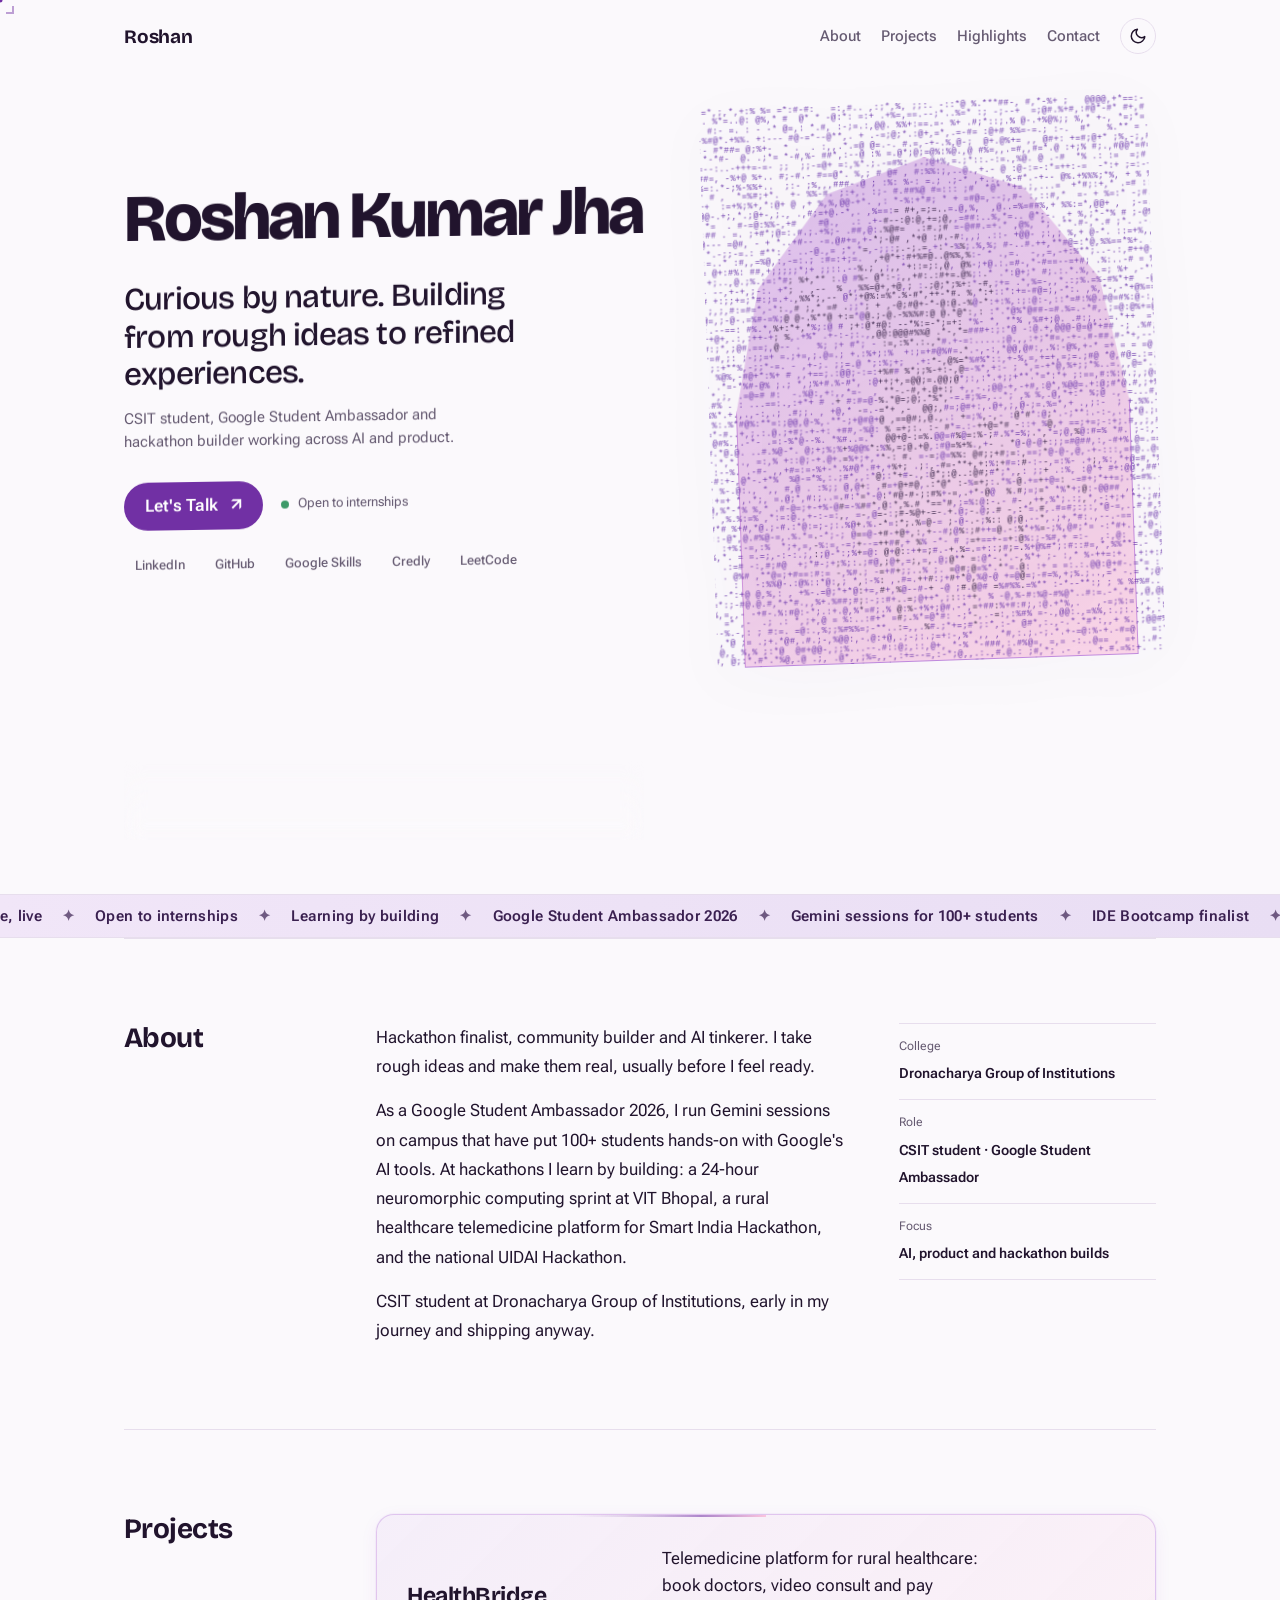
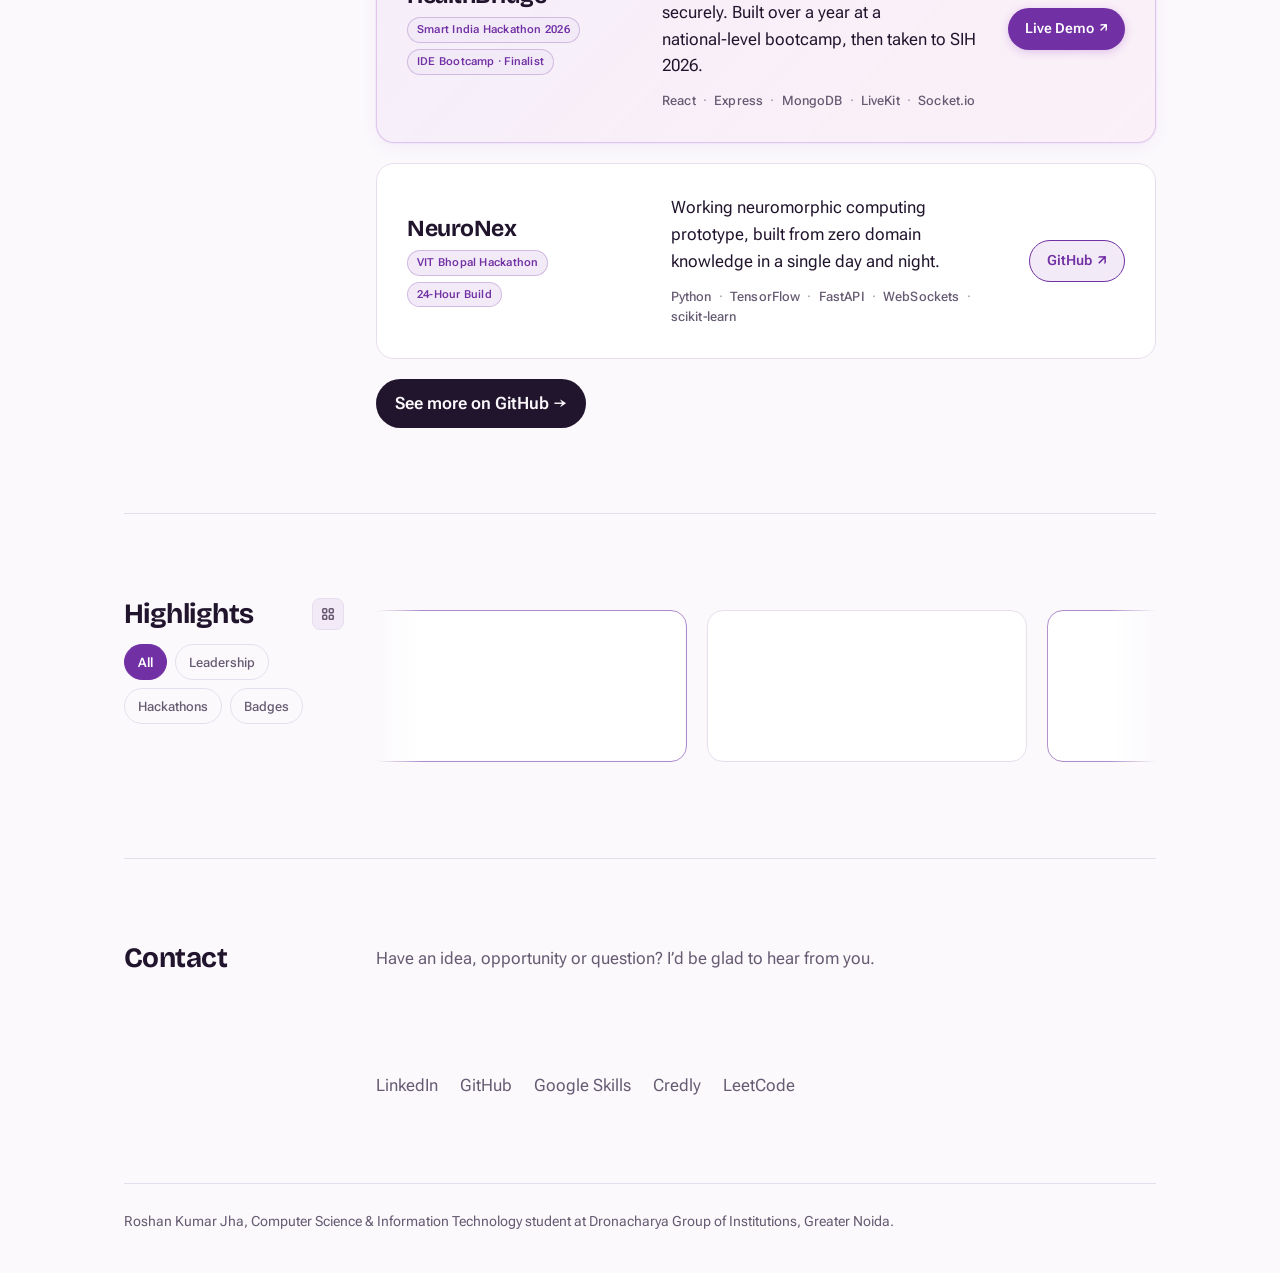
<file: index.html>
<!DOCTYPE html>
<html lang="en">
<head>
<meta charset="utf-8">
<meta name="viewport" content="width=device-width, initial-scale=1">
<title>Roshan Kumar Jha | CSIT Student, Google Student Ambassador, Builder</title>
<meta name="description" content="Roshan Kumar Jha is a CSIT student at Dronacharya Group of Institutions, a Google Student Ambassador 2026 and a hackathon builder working across AI and product.">
<meta name="author" content="Roshan Kumar Jha">
<link rel="canonical" href="https://roshanjha1007-ctrl.github.io/Portfolio/">
<meta property="og:type" content="website">
<meta property="og:title" content="Roshan Kumar Jha | Builder, Google Student Ambassador">
<meta property="og:description" content="CSIT student, Google Student Ambassador and hackathon builder working across AI and product.">
<meta property="og:image" content="https://roshanjha1007-ctrl.github.io/Portfolio/photo.jpg">
<link rel="icon" href="data:image/svg+xml,%3Csvg xmlns='http://www.w3.org/2000/svg' viewBox='0 0 100 100'%3E%3Ctext y='.9em' font-size='90'%3E%E2%9C%A6%3C/text%3E%3C/svg%3E">
<link rel="preconnect" href="https://fonts.googleapis.com">
<link rel="preconnect" href="https://fonts.gstatic.com" crossorigin>
<link href="https://fonts.googleapis.com/css2?family=Bricolage+Grotesque:wght@500;700;800&family=Instrument+Sans:wght@400;500;600&family=Roboto+Flex:wght@100..1000&display=swap" rel="stylesheet">
<script>
  (function () {
    try {
      var saved = localStorage.getItem('theme');
      var systemDark = window.matchMedia && window.matchMedia('(prefers-color-scheme: dark)').matches;
      var theme = saved || (systemDark ? 'dark' : 'light');
      document.documentElement.setAttribute('data-theme', theme);
    } catch (e) {}
  })();
</script>
<script type="application/ld+json">
{
  "@context": "https://schema.org",
  "@type": "Person",
  "name": "Roshan Kumar Jha",
  "url": "https://roshanjha1007-ctrl.github.io/Portfolio/",
  "image": "https://roshanjha1007-ctrl.github.io/Portfolio/photo.jpg",
  "jobTitle": "Student, Google Student Ambassador",
  "alumniOf": "Dronacharya Group of Institutions",
  "email": "mailto:roshanjha1007@gmail.com",
  "sameAs": [
    "https://github.com/roshanjha1007-ctrl",
    "https://www.linkedin.com/in/roshanjha1007/",
    "https://www.skills.google/public_profiles/3627ba7f-261a-465a-b769-d2da955b5581",
    "https://www.credly.com/users/roshanjha1007/badges",
    "https://leetcode.com/u/roshanjha_1007/"
  ]
}
</script>
<style>
:root {
  --paper: #FAF7FB;
  --surface: #FFFFFF;
  --ink: #160D24;
  --muted: #5E536E;
  --line: #E5DCED;
  --accent: #8B2FC9;
  --soft: #F4EBF7;
  --card-bg: rgba(255, 255, 255, 0.7);
  --display: "Bricolage Grotesque", "Helvetica Neue", Arial, sans-serif;
  --body: "Roboto Flex", "Instrument Sans", "Helvetica Neue", Arial, sans-serif;
  --ticker-bg-start: #FF9FC8;
  --ticker-bg-end: #B58CF5;
  --ticker-text: #3B0764;
  --ascii-bg: #FF9FC8;
  --ascii-ink: #3B0764;
  --ascii-acc: #6D28D9;
  --target-border: rgba(139, 47, 201, 0.5);
  --target-active: #8B2FC9;
  color-scheme: light;
}

[data-theme="dark"] {
  --paper: #0B0714;
  --surface: #140D24;
  --ink: #F7EAF8;
  --muted: #A393B8;
  --line: #291B3D;
  --accent: #D946EF;
  --soft: #1E122E;
  --card-bg: rgba(20, 13, 36, 0.7);
  --ticker-bg-start: #2D0F3F;
  --ticker-bg-end: #4C1D95;
  --ticker-text: #FCE7F3;
  --ascii-bg: #140D24;
  --ascii-ink: #F7EAF8;
  --ascii-acc: #D946EF;
  --target-border: rgba(217, 70, 239, 0.6);
  --target-active: #D946EF;
  color-scheme: dark;
}

* { box-sizing: border-box; margin: 0; padding: 0; }
html { scroll-behavior: smooth; overflow-x: hidden; }
body {
  background: var(--paper);
  color: var(--ink);
  font: 400 17px/1.6 var(--body);
  -webkit-font-smoothing: antialiased;
  position: relative;
  overflow-x: hidden;
  width: 100%;
}
a { color: inherit; }
:focus-visible { outline: 2px solid var(--accent); outline-offset: 3px; border-radius: 3px; }
.wrap { max-width: 1080px; margin: 0 auto; padding: 0 24px; box-sizing: border-box; }
nav { display: flex; justify-content: space-between; align-items: center; padding: 18px 0; font-size: 15px; position: relative; z-index: 50; }
.nav-logo { text-decoration: none; color: var(--ink); font: 700 19px var(--display); letter-spacing: -0.01em; }
.nav-right { display: flex; align-items: center; gap: 16px; }
.nav-links { display: flex; align-items: center; gap: 20px; }
.nav-links a { text-decoration: none; color: var(--muted); font-weight: 500; transition: color 0.2s ease; padding: 6px 0; }
.nav-links a:hover { color: var(--ink); }
.nav-toggle {
  display: none;
  flex-direction: column;
  justify-content: center;
  align-items: center;
  gap: 5px;
  width: 38px;
  height: 38px;
  padding: 0;
  background: var(--soft);
  border: 1px solid var(--line);
  border-radius: 8px;
  cursor: pointer;
  color: var(--ink);
  transition: background 0.2s, border-color 0.2s;
}
.nav-toggle:hover {
  border-color: var(--accent);
}
.nav-toggle .bar {
  display: block;
  width: 18px;
  height: 2px;
  background: currentColor;
  border-radius: 2px;
  transition: transform 0.25s ease, opacity 0.25s ease;
}
.nav-toggle.open .bar:nth-child(1) { transform: translateY(7px) rotate(45deg); }
.nav-toggle.open .bar:nth-child(2) { opacity: 0; }
.nav-toggle.open .bar:nth-child(3) { transform: translateY(-7px) rotate(-45deg); }

/* HERO */
.hero {
  display: grid;
  grid-template-columns: 1.25fr 0.75fr;
  gap: 48px;
  align-items: center;
  min-height: calc(100vh - 78px);
  min-height: calc(100svh - 78px);
  padding: 12px 0 40px;
}
h1 {
  font: 800 clamp(1.4rem, 4.2vw, 4.2rem)/1.05 var(--display);
  letter-spacing: -0.03em;
  white-space: nowrap;
}
@media (max-width: 480px) {
  h1 {
    font-size: clamp(1.3rem, 6.4vw, 1.95rem);
  }
}
.tag { margin-top: 22px; max-width: 30em; }
.tag p:first-child { font: 500 clamp(17px, 2.2vw, 24px)/1.3 var(--display); letter-spacing: -0.01em; }
.tag p:last-child { margin-top: 10px; color: var(--muted); font-size: 15px; line-height: 1.55; }
.links { display: flex; flex-wrap: wrap; gap: 10px; margin-top: 26px; }
.links a {
  padding: 10px 18px;
  border: 1px solid var(--ink);
  border-radius: 999px;
  text-decoration: none;
  font-weight: 500;
  font-size: 14.5px;
  min-height: 42px;
  display: inline-flex;
  align-items: center;
  justify-content: center;
  transition: background 0.2s, color 0.2s, border-color 0.2s, transform 0.2s;
}
.links a:hover { background: var(--ink); color: var(--paper); transform: translateY(-1px); }
.links a.main { background: var(--accent); border-color: var(--accent); color: #fff; }
.links a.main:hover { background: var(--ink); border-color: var(--ink); color: var(--paper); }

.art {
  position: relative;
  height: min(70vh, 560px);
  height: min(70svh, 560px);
  aspect-ratio: 4/5;
  justify-self: end;
  overflow: visible;
  background: transparent;
  border: none;
  box-shadow: none;
}
.art canvas, .art img {
  position: absolute;
  inset: 0;
  width: 100%;
  height: 100%;
  display: block;
  object-fit: cover;
}
.art img { display: none; }
.art.fallback img { display: block; }
.art.fallback canvas { display: none; }

/* SECTIONS */
section { border-top: 1px solid var(--line); padding: 56px 0; display: grid; grid-template-columns: 220px 1fr; gap: 32px; }
h2 { font: 700 28px/1.1 var(--display); letter-spacing: -0.02em; }
.about p { max-width: 38em; }
.about p + p { margin-top: 16px; }
.row {
  display: grid;
  grid-template-columns: 1fr 1.4fr auto;
  gap: 24px;
  padding: 22px 0;
  border-bottom: 1px solid var(--line);
  align-items: start;
}
.row:first-child:not(.bento-card) { padding-top: 0; }
.row h3 { font: 700 20px var(--display); }
.row small { display: block; color: var(--muted); font-size: 14px; margin-top: 4px; }
.row a.go { font-weight: 600; color: var(--accent); text-decoration: none; white-space: nowrap; }
.row a.go:hover { text-decoration: underline; }
.more { display: inline-block; margin-top: 22px; font-weight: 600; color: var(--accent); text-decoration: none; }
.more:hover { text-decoration: underline; }

dl div { display: grid; grid-template-columns: 1fr 1.6fr; gap: 24px; padding: 16px 0; border-bottom: 1px solid var(--line); }
dl div:first-child { padding-top: 0; }
dt { font-weight: 600; }
dd { color: var(--muted); }

.contact a.big {
  font: 700 clamp(24px, 4vw, 40px)/1.1 var(--display);
  letter-spacing: -0.02em;
  text-decoration: none;
  border-bottom: 3px solid var(--accent);
}
.contact ul { list-style: none; display: flex; flex-wrap: wrap; gap: 8px 24px; margin-top: 26px; }
.contact li a { color: var(--muted); text-decoration: none; transition: color 0.2s ease; }
.contact li a:hover { color: var(--ink); }

footer { border-top: 1px solid var(--line); padding: 26px 0 40px; color: var(--muted); font-size: 14px; }

@media(max-width: 820px) {
  .hero { grid-template-columns: 1fr; gap: 32px; padding-top: 16px; min-height: 0; padding-bottom: 56px; }
  .art { justify-self: start; width: 100%; max-width: 360px; height: auto; }
  section { grid-template-columns: 1fr; gap: 20px; padding: 44px 0; }
  .row:not(.bento-card), dl div { grid-template-columns: 1fr; gap: 6px; }
}
</style>
<link rel="stylesheet" href="transitions.css">
<link rel="stylesheet" href="hero-bg.css">
</head>
<body>
<div id="target-cursor" class="target-cursor" aria-hidden="true">
  <div class="tc-dot"></div>
  <div class="tc-bracket tc-tl"></div>
  <div class="tc-bracket tc-tr"></div>
  <div class="tc-bracket tc-bl"></div>
  <div class="tc-bracket tc-br"></div>
</div>

<div class="wrap">
  <nav aria-label="Main">
    <a href="#" class="nav-logo"><b>Roshan</b></a>
    <div class="nav-right">
      <div class="nav-links" id="nav-links">
        <a href="#about">About</a>
        <a href="#projects">Projects</a>
        <a href="#highlights">Highlights</a>
        <a href="#contact">Contact</a>
      </div>
      <button id="theme-toggle" class="theme-toggle" aria-label="Toggle dark mode" title="Toggle theme">
        <svg class="sun-icon" viewBox="0 0 24 24" width="18" height="18" stroke="currentColor" stroke-width="2" fill="none" stroke-linecap="round" stroke-linejoin="round"><circle cx="12" cy="12" r="5"></circle><line x1="12" y1="1" x2="12" y2="3"></line><line x1="12" y1="21" x2="12" y2="23"></line><line x1="4.22" y1="4.22" x2="5.64" y2="5.64"></line><line x1="18.36" y1="18.36" x2="19.78" y2="19.78"></line><line x1="1" y1="12" x2="3" y2="12"></line><line x1="21" y1="12" x2="23" y2="12"></line><line x1="4.22" y1="19.78" x2="5.64" y2="18.36"></line><line x1="18.36" y1="5.64" x2="19.78" y2="4.22"></line></svg>
        <svg class="moon-icon" viewBox="0 0 24 24" width="18" height="18" stroke="currentColor" stroke-width="2" fill="none" stroke-linecap="round" stroke-linejoin="round"><path d="M21 12.79A9 9 0 1 1 11.21 3 7 7 0 0 0 21 12.79z"></path></svg>
      </button>
      <button id="nav-toggle" class="nav-toggle" type="button" aria-label="Toggle navigation menu" aria-expanded="false" aria-controls="nav-links">
        <span class="bar"></span>
        <span class="bar"></span>
        <span class="bar"></span>
      </button>
    </div>
  </nav>

  <header class="hero">
    <div id="hero-bg" aria-hidden="true"></div>
    <div class="parallax-layer">
      <!-- REACT BITS: TechText for hero h1 -->
      <div class="tech-text-wrap">
        <h1 class="tech-text" data-text="Roshan Kumar Jha" aria-label="Roshan Kumar Jha"><span class="word">Roshan</span> <span class="word">Kumar</span> <span class="word">Jha</span></h1>
      </div>
      <div class="tag">
        <p class="hero-lead">Curious by nature. Building from rough ideas to refined experiences.</p>
        <p>CSIT student, Google Student Ambassador and hackathon builder working across AI and product.</p>
      </div>
      <div class="hero-actions">
        <a class="hero-cta magnetic" href="https://mail.google.com/mail/?view=cm&amp;fs=1&amp;to=roshanjha1007%40gmail.com" target="_blank" rel="noopener noreferrer">Let's Talk <span aria-hidden="true">↗</span></a>
        <span class="availability"><span aria-hidden="true"></span>Open to internships</span>
      </div>
      <div class="links" aria-label="Social profiles">
        <a href="https://www.linkedin.com/in/roshanjha1007/" rel="me noopener">LinkedIn</a>
        <a href="https://github.com/roshanjha1007-ctrl" rel="me noopener">GitHub</a>
        <a href="https://www.skills.google/public_profiles/3627ba7f-261a-465a-b769-d2da955b5581" rel="me noopener">Google Skills</a>
        <a href="https://www.credly.com/users/roshanjha1007/badges" rel="me noopener">Credly</a>
        <a href="https://leetcode.com/u/roshanjha_1007/" rel="me noopener">LeetCode</a>
      </div>
    </div>
    <div class="art parallax-layer" id="art">
      <div class="portrait-backdrop shape-arch" id="portrait-backdrop" aria-hidden="true"></div>
      <div class="portrait-subject" id="portrait-subject">
        <canvas id="cv" aria-hidden="true"></canvas>
        <img src="photo.png" onerror="this.onerror=null;this.src='photo.jpg'" alt="Portrait of Roshan Kumar Jha" width="640" height="800">
      </div>
    </div>
    <div class="progressive-blur" aria-hidden="true"></div>
  </header>

  <!-- REACT BITS: TextLoop scrolling marquee strip -->
  <div class="ticker text-loop-container" id="text-loop" aria-hidden="true">
    <div class="text-loop-track">
      <div class="text-loop-content">
        <span>Google Student Ambassador 2026</span><span class="star">✦</span>
        <span>Gemini sessions for 100+ students</span><span class="star">✦</span>
        <span>IDE Bootcamp finalist</span><span class="star">✦</span>
        <span>24-hour NeuroNex build</span><span class="star">✦</span>
        <span>HealthBridge, live</span><span class="star">✦</span>
        <span>Open to internships</span><span class="star">✦</span>
        <span>Learning by building</span><span class="star">✦</span>
      </div>
      <div class="text-loop-content" aria-hidden="true">
        <span>Google Student Ambassador 2026</span><span class="star">✦</span>
        <span>Gemini sessions for 100+ students</span><span class="star">✦</span>
        <span>IDE Bootcamp finalist</span><span class="star">✦</span>
        <span>24-hour NeuroNex build</span><span class="star">✦</span>
        <span>HealthBridge, live</span><span class="star">✦</span>
        <span>Open to internships</span><span class="star">✦</span>
        <span>Learning by building</span><span class="star">✦</span>
      </div>
    </div>
  </div>

  <section id="about" class="about">
    <h2>About</h2>
    <div>
      <div class="about-copy">
        <p>Hackathon finalist, community builder and AI tinkerer. I take rough ideas and make them real, usually before I feel ready.</p>
        <p>As a Google Student Ambassador 2026, I run Gemini sessions on campus that have put 100+ students hands-on with Google's AI tools. At hackathons I learn by building: a 24-hour neuromorphic computing sprint at VIT Bhopal, a rural healthcare telemedicine platform for Smart India Hackathon, and the national UIDAI Hackathon.</p>
        <p>CSIT student at Dronacharya Group of Institutions, early in my journey and shipping anyway.</p>
      </div>
      <aside class="about-facts" aria-label="At a glance">
        <div><span>College</span><strong>Dronacharya Group of Institutions</strong></div>
        <div><span>Role</span><strong>CSIT student · Google Student Ambassador</strong></div>
        <div><span>Focus</span><strong>AI, product and hackathon builds</strong></div>
      </aside>
    </div>
  </section>

  <section id="projects">
    <h2>Projects</h2>
    <div class="bento-grid">
      <!-- 1. HealthBridge: Featured Bento Card with Magic UI Border Beam -->
      <div class="row project-card featured-project bento-card bento-featured">
        <div class="border-beam" aria-hidden="true"></div>
        <div>
          <h3>HealthBridge</h3>
          <div class="pill-group">
            <span class="pill">Smart India Hackathon 2026</span>
            <span class="pill">IDE Bootcamp · Finalist</span>
          </div>
        </div>
        <div>
          <p class="project-desc">Telemedicine platform for rural healthcare: book doctors, video consult and pay securely. Built over a year at a national-level bootcamp, then taken to SIH 2026.</p>
          <div class="project-stack">
            <span class="stack-item">React</span> <span class="stack-dot">·</span>
            <span class="stack-item">Express</span> <span class="stack-dot">·</span>
            <span class="stack-item">MongoDB</span> <span class="stack-dot">·</span>
            <span class="stack-item">LiveKit</span> <span class="stack-dot">·</span>
            <span class="stack-item">Socket.io</span>
          </div>
        </div>
        <div class="project-links">
          <a class="btn-demo magnetic" href="https://health-bridge-frontend-rosy.vercel.app/login" target="_blank" rel="noopener noreferrer" aria-label="Open HealthBridge demo">Live Demo <span class="arrow">↗</span></a>
        </div>
      </div>

      <!-- 2. NeuroNex: Matching Bento Card -->
      <div class="row project-card bento-card">
        <div>
          <h3>NeuroNex</h3>
          <div class="pill-group">
            <span class="pill">VIT Bhopal Hackathon</span>
            <span class="pill">24-Hour Build</span>
          </div>
        </div>
        <div>
          <p class="project-desc">Working neuromorphic computing prototype, built from zero domain knowledge in a single day and night.</p>
          <div class="project-stack">
            <span class="stack-item">Python</span> <span class="stack-dot">·</span>
            <span class="stack-item">TensorFlow</span> <span class="stack-dot">·</span>
            <span class="stack-item">FastAPI</span> <span class="stack-dot">·</span>
            <span class="stack-item">WebSockets</span> <span class="stack-dot">·</span>
            <span class="stack-item">scikit&#8209;learn</span>
          </div>
        </div>
        <div class="project-links">
          <a class="btn-github magnetic" href="https://github.com/roshanjha1007-ctrl/synops_sec" target="_blank" rel="noopener noreferrer" aria-label="Open NeuroNex repository">GitHub <span class="arrow">↗</span></a>
        </div>
      </div>

      <a class="more magnetic" href="https://github.com/roshanjha1007-ctrl?tab=repositories" target="_blank" rel="noopener">See more on GitHub →</a>
    </div>
  </section>

  <section id="highlights" class="highlights-section">
    <div class="highlights-sidebar">
      <div class="highlights-title-row">
        <h2>Highlights</h2>
        <button id="toggle-highlights-view" class="highlights-view-toggle magnetic" type="button" aria-label="Show all highlights" title="Show all highlights" aria-pressed="false">
          <svg class="icon-grid" viewBox="0 0 16 16" width="14" height="14" fill="none" stroke="currentColor" stroke-width="1.8" stroke-linecap="round" stroke-linejoin="round" aria-hidden="true">
            <rect x="2" y="2" width="4.5" height="4.5" rx="1"></rect>
            <rect x="9.5" y="2" width="4.5" height="4.5" rx="1"></rect>
            <rect x="2" y="9.5" width="4.5" height="4.5" rx="1"></rect>
            <rect x="9.5" y="9.5" width="4.5" height="4.5" rx="1"></rect>
          </svg>
          <svg class="icon-tabs" viewBox="0 0 16 16" width="14" height="14" fill="none" stroke="currentColor" stroke-width="1.8" stroke-linecap="round" stroke-linejoin="round" aria-hidden="true">
            <rect x="1.5" y="4" width="13" height="8" rx="1.5"></rect>
            <line x1="5.5" y1="4" x2="5.5" y2="12"></line>
            <line x1="10.5" y1="4" x2="10.5" y2="12"></line>
          </svg>
        </button>
      </div>
      <div class="highlights-tabs" role="tablist" aria-label="Highlight categories">
        <button type="button" role="tab" class="highlight-tab active" aria-selected="true" data-category="all">All</button>
        <button type="button" role="tab" class="highlight-tab" aria-selected="false" data-category="leadership">Leadership</button>
        <button type="button" role="tab" class="highlight-tab" aria-selected="false" data-category="hackathons">Hackathons</button>
        <button type="button" role="tab" class="highlight-tab" aria-selected="false" data-category="badges">Badges</button>
      </div>
    </div>
    <div class="infinite-cards-wrap" id="infinite-cards-wrap" aria-label="Achievements carousel">
      <div class="infinite-cards-track">
        <!-- Set 1 -->
        <div class="tilt-card" data-category="leadership"><div class="tilt-card-inner"><dt>Google Student Ambassador 2026</dt><dd>Among the top ambassadors nationally, with the Celestial badge. Runs monthly Gemini product trials on campus.</dd></div></div>
        <div class="tilt-card" data-category="leadership"><div class="tilt-card-inner"><dt>AWS Student Builder Campus Leader</dt><dd>Selected as the college's Campus Leader (one seat per college) after qualifying interview.</dd></div></div>
        <div class="tilt-card" data-category="leadership"><div class="tilt-card-inner"><dt>Fund My Crazy, IIT Delhi</dt><dd>Invited as a Google Student Ambassador to attend and watch the event, where 10 ideas competed for a ₹1 Crore prize pool.</dd></div></div>
        <div class="tilt-card" data-category="hackathons"><div class="tilt-card-inner"><dt>IDE Bootcamp 2026</dt><dd>Finalist with <a href="https://health-bridge-frontend-rosy.vercel.app/login" target="_blank" rel="noopener noreferrer" class="highlight-project-link" aria-label="Open HealthBridge project website (opens in new tab)">HealthBridge <span class="arrow" aria-hidden="true">↗</span></a>.</dd></div></div>
        <div class="tilt-card" data-category="hackathons"><div class="tilt-card-inner"><dt>Hackathons</dt><dd>Top 15 teams at the Dronpratimb college hackathon, participant at the national UIDAI Hackathon, and NeuroNex 2026 at VIT Bhopal.</dd></div></div>
        <div class="tilt-card" data-category="hackathons"><div class="tilt-card-inner"><dt>Naukri Campus Young Turks 2026</dt><dd>Rank 24,965 out of 4 lakh+ students in Round 1, and qualified for Round 2 in the Coding track.</dd></div></div>
        <div class="tilt-card" data-category="badges"><div class="tilt-card-inner"><dt>Credly Badges</dt><dd>60+ verified skill badges across Google Cloud, AI/ML and software development.</dd></div></div>
        <!-- Set 2 (for seamless infinite loop) -->
        <div class="tilt-card" aria-hidden="true" data-category="leadership"><div class="tilt-card-inner"><dt>Google Student Ambassador 2026</dt><dd>Among the top ambassadors nationally, with the Celestial badge. Runs monthly Gemini product trials on campus.</dd></div></div>
        <div class="tilt-card" aria-hidden="true" data-category="leadership"><div class="tilt-card-inner"><dt>AWS Student Builder Campus Leader</dt><dd>Selected as the college's Campus Leader (one seat per college) after qualifying interview.</dd></div></div>
        <div class="tilt-card" aria-hidden="true" data-category="leadership"><div class="tilt-card-inner"><dt>Fund My Crazy, IIT Delhi</dt><dd>Invited as a Google Student Ambassador to attend and watch the event, where 10 ideas competed for a ₹1 Crore prize pool.</dd></div></div>
        <div class="tilt-card" aria-hidden="true" data-category="hackathons"><div class="tilt-card-inner"><dt>IDE Bootcamp 2026</dt><dd>Finalist with <a href="https://health-bridge-frontend-rosy.vercel.app/login" target="_blank" rel="noopener noreferrer" class="highlight-project-link" aria-label="Open HealthBridge project website (opens in new tab)" tabindex="-1">HealthBridge <span class="arrow" aria-hidden="true">↗</span></a>.</dd></div></div>
        <div class="tilt-card" aria-hidden="true" data-category="hackathons"><div class="tilt-card-inner"><dt>Hackathons</dt><dd>Top 15 teams at the Dronpratimb college hackathon, participant at the national UIDAI Hackathon, and NeuroNex 2026 at VIT Bhopal.</dd></div></div>
        <div class="tilt-card" aria-hidden="true" data-category="hackathons"><div class="tilt-card-inner"><dt>Naukri Campus Young Turks 2026</dt><dd>Rank 24,965 out of 4 lakh+ students in Round 1, and qualified for Round 2 in the Coding track.</dd></div></div>
        <div class="tilt-card" aria-hidden="true" data-category="badges"><div class="tilt-card-inner"><dt>Credly Badges</dt><dd>60+ verified skill badges across Google Cloud, AI/ML and software development.</dd></div></div>
      </div>
    </div>
  </section>

  <!-- REACT BITS: ParticleText in contact section -->
  <section id="contact" class="contact">
    <h2>Contact</h2>
    <div>
      <p class="contact-invitation">Have an idea, opportunity or question? I’d be glad to hear from you.</p>
      <div class="particle-text-wrap" id="particle-text-wrap">
        <canvas id="particle-canvas" aria-hidden="true"></canvas>
        <a class="particle-link-sr big" href="https://mail.google.com/mail/?view=cm&amp;fs=1&amp;to=roshanjha1007%40gmail.com" target="_blank" rel="noopener noreferrer">roshanjha1007@gmail.com</a>
      </div>
      <ul>
        <li><a href="https://www.linkedin.com/in/roshanjha1007/" rel="me noopener">LinkedIn</a></li>
        <li><a href="https://github.com/roshanjha1007-ctrl" rel="me noopener">GitHub</a></li>
        <li><a href="https://www.skills.google/public_profiles/3627ba7f-261a-465a-b769-d2da955b5581" rel="me noopener">Google Skills</a></li>
        <li><a href="https://www.credly.com/users/roshanjha1007/badges" rel="me noopener">Credly</a></li>
        <li><a href="https://leetcode.com/u/roshanjha_1007/" rel="me noopener">LeetCode</a></li>
      </ul>
    </div>
  </section>

  <footer class="site-footer">
    <div>Roshan Kumar Jha, Computer Science & Information Technology student at Dronacharya Group of Institutions, Greater Noida.</div>
  </footer>
</div>

<script src="ascii.js"></script>
<script src="transitions.js"></script>
<script type="module" src="hero-bg.js"></script>
</body>
</html>
</file>
<file: transitions.css>
/**
 * ============================================================
 * Portfolio UI Systems & Open Source Inspirations
 * - React Bits (David Haz, MIT License): TechText, TextLoop, ParticleText, VariableProximity, TargetCursor
 * - Magic UI (Dorian Baffier, MIT License): Bento Grid & Border Beam
 * - Motion Primitives (Emil Kowalski, MIT License): Magnetic Buttons & Progressive Blur
 * - Aceternity UI (Manu Arora, MIT License for non-redistributed portfolio): Infinite Moving Cards & 3D Tilt
 * - Asciify & Uiverse.io (MIT License): Toast notification & clean elements
 * ============================================================
 */

/* Theme Variables */
:root {
  --paper: #FAF7FB;
  --surface: #FFFFFF;
  --ink: #160D24;
  --muted: #5E536E;
  --line: #E5DCED;
  --accent: #8B2FC9;
  --soft: #F4EBF7;
  --card-bg: rgba(255, 255, 255, 0.7);
  --ticker-bg-start: #FF9FC8;
  --ticker-bg-end: #B58CF5;
  --ticker-text: #3B0764;
  --ascii-bg: #FF9FC8;
  --ascii-ink: #3B0764;
  --ascii-acc: #6D28D9;
  --target-border: rgba(139, 47, 201, 0.5);
  --target-active: #8B2FC9;
  --hud-tag: #8B2FC9;
  color-scheme: light;
}

[data-theme="dark"] {
  --paper: #0B0714;
  --surface: #140D24;
  --ink: #F7EAF8;
  --muted: #A393B8;
  --line: #291B3D;
  --accent: #D946EF;
  --soft: #1E122E;
  --card-bg: rgba(20, 13, 36, 0.7);
  --ticker-bg-start: #2D0F3F;
  --ticker-bg-end: #4C1D95;
  --ticker-text: #FCE7F3;
  --ascii-bg: #140D24;
  --ascii-ink: #F7EAF8;
  --ascii-acc: #D946EF;
  --target-border: rgba(217, 70, 239, 0.6);
  --target-active: #D946EF;
  --hud-tag: #D946EF;
  color-scheme: dark;
}

/* Nav & Theme Toggle */
.nav-right {
  display: flex;
  align-items: center;
  gap: 20px;
}
.theme-toggle {
  background: transparent;
  border: 1px solid var(--line);
  color: var(--ink);
  width: 36px;
  height: 36px;
  border-radius: 50%;
  display: inline-flex;
  align-items: center;
  justify-content: center;
  cursor: pointer;
  transition: all 0.2s ease;
  position: relative;
  overflow: hidden;
}
.theme-toggle:hover {
  background: var(--soft);
  border-color: var(--accent);
  color: var(--accent);
  transform: rotate(15deg);
}
.theme-toggle svg {
  position: absolute;
  transition: transform 0.4s cubic-bezier(0.16, 1, 0.3, 1), opacity 0.3s ease;
}
[data-theme="dark"] .theme-toggle .sun-icon {
  transform: translateY(0) scale(1);
  opacity: 1;
}
[data-theme="dark"] .theme-toggle .moon-icon {
  transform: translateY(24px) scale(0.5);
  opacity: 0;
}
:root:not([data-theme="dark"]) .theme-toggle .sun-icon {
  transform: translateY(-24px) scale(0.5);
  opacity: 0;
}
:root:not([data-theme="dark"]) .theme-toggle .moon-icon {
  transform: translateY(0) scale(1);
  opacity: 1;
}

/* 1. REACT BITS: TechText */
.tech-text-wrap {
  position: relative;
  display: block;
  max-width: 100%;
}
.tech-text {
  position: relative;
  display: inline-block;
  white-space: nowrap;
  max-width: 100%;
  margin: 0;
  padding: 0;
}
.tech-text .word {
  display: inline-block;
  white-space: nowrap;
}
.tech-char {
  display: inline-block;
  position: relative;
  transition: transform 0.2s cubic-bezier(0.34, 1.56, 0.64, 1), color 0.15s ease;
  will-change: transform;
}
.tech-char:hover {
  transform: translateY(-3px) scale(1.08);
  color: var(--accent);
  text-shadow: 0 0 12px var(--accent);
}

/* 2. REACT BITS: TextLoop */
.text-loop-container {
  overflow: hidden;
  white-space: nowrap;
  margin: 0 calc(50% - 50vw);
  background: linear-gradient(90deg, var(--ticker-bg-start), var(--ticker-bg-end));
  padding: 12px 0;
  border-block: 1px solid var(--line);
  user-select: none;
  position: relative;
}
.text-loop-track {
  display: flex;
  width: max-content;
  will-change: transform;
}
.text-loop-content {
  display: flex;
  align-items: center;
  gap: 20px;
  padding-right: 20px;
  font: 600 15px var(--body);
  color: var(--ticker-text);
  letter-spacing: 0.02em;
}
.text-loop-content .star {
  opacity: 0.7;
}

/* 3. REACT BITS: ParticleText */
.particle-text-wrap {
  position: relative;
  width: 100%;
  max-width: 600px;
  height: 80px;
  margin-bottom: 16px;
}
#particle-canvas {
  width: 100%;
  height: 100%;
  display: block;
  cursor: pointer;
}
.particle-link-sr {
  position: absolute;
  opacity: 0;
  pointer-events: none;
}

/* 4. REACT BITS: VariableProximity */
.vp-word {
  display: inline-block;
  white-space: pre-wrap;
  will-change: font-variation-settings;
}

/* 5. REACT BITS: TargetCursor */
.target-cursor {
  position: fixed;
  top: 0;
  left: 0;
  width: 28px;
  height: 28px;
  pointer-events: none;
  z-index: 999999;
  transform: translate(-50%, -50%);
  transition: width 0.25s cubic-bezier(0.16, 1, 0.3, 1),
              height 0.25s cubic-bezier(0.16, 1, 0.3, 1),
              opacity 0.2s ease,
              border-radius 0.25s ease;
  will-change: transform, width, height;
}
.tc-dot {
  position: absolute;
  top: 50%;
  left: 50%;
  width: 5px;
  height: 5px;
  background: var(--target-active);
  border-radius: 50%;
  transform: translate(-50%, -50%);
  transition: opacity 0.2s ease, transform 0.2s ease;
}
.tc-bracket {
  position: absolute;
  width: 8px;
  height: 8px;
  border: 2px solid var(--target-border);
  transition: all 0.2s ease;
}
.tc-tl { top: 0; left: 0; border-right: none; border-bottom: none; }
.tc-tr { top: 0; right: 0; border-left: none; border-bottom: none; }
.tc-bl { bottom: 0; left: 0; border-right: none; border-top: none; }
.tc-br { bottom: 0; right: 0; border-left: none; border-top: none; }

/* Target locked state */
.target-cursor.locked {
  border-radius: 6px;
}
.target-cursor.locked .tc-bracket {
  border-color: var(--target-active);
  width: 12px;
  height: 12px;
}
.target-cursor.locked .tc-dot {
  opacity: 0.4;
  transform: translate(-50%, -50%) scale(0.7);
}
.target-cursor.down .tc-bracket {
  transform: scale(0.85);
}

@media (pointer: coarse), (hover: none) {
  .target-cursor {
    display: none !important;
  }
}

/* 6. SCROLL ANIMATIONS: Parallax, Motion Blur & Section Reveals */
body {
  overflow-x: hidden;
  transition: background-color 0.3s ease, color 0.3s ease;
}

.parallax-layer {
  will-change: transform, filter;
}

/* Section entrance reveal */
.scroll-reveal {
  opacity: 0;
  transform: translateY(36px);
  filter: blur(10px);
  transition: opacity 0.85s cubic-bezier(0.16, 1, 0.3, 1),
              transform 0.85s cubic-bezier(0.16, 1, 0.3, 1),
              filter 0.85s cubic-bezier(0.16, 1, 0.3, 1);
  will-change: opacity, transform, filter;
}
.scroll-reveal.revealed {
  opacity: 1;
  transform: translateY(0);
  filter: blur(0px);
}

/* Row stagger animations */
.row {
  transition: transform 0.2s ease, border-color 0.2s ease;
}

/* 7. Featured Project Card (HealthBridge) */
.featured-project {
  position: relative;
  background: linear-gradient(135deg, rgba(139, 47, 201, 0.04), rgba(255, 159, 200, 0.07));
  border: 1px solid rgba(139, 47, 201, 0.22) !important;
  border-radius: 14px;
  padding: 32px !important;
  box-shadow: 0 4px 20px -4px rgba(139, 47, 201, 0.1), 0 0 0 1px rgba(139, 47, 201, 0.04);
  transition: transform 0.25s cubic-bezier(0.16, 1, 0.3, 1), box-shadow 0.25s ease, border-color 0.25s ease;
}

/* 8. Portrait Backdrop & Shape Switcher */
.portrait-backdrop {
  position: absolute;
  left: 6%;
  right: 6%;
  top: 10%;
  bottom: 0;
  z-index: 1;
  background: linear-gradient(150deg, rgba(139, 47, 201, 0.28) 0%, rgba(255, 159, 200, 0.38) 100%);
  border: 1.5px solid rgba(139, 47, 201, 0.38);
  box-shadow: 0 12px 36px -6px rgba(139, 47, 201, 0.22), 0 0 30px rgba(255, 159, 200, 0.18);
  clip-path: polygon(50% 0%, 75% 6.7%, 93.3% 25%, 100% 50%, 100% 100%, 75% 100%, 50% 100%, 25% 100%, 0% 100%, 0% 50%, 6.7% 25%, 25% 6.7%);
  transition: clip-path 0.65s cubic-bezier(0.16, 1, 0.3, 1),
              background 0.3s ease,
              border-color 0.3s ease,
              box-shadow 0.3s ease;
  will-change: clip-path;
}

[data-theme="dark"] .portrait-backdrop {
  background: linear-gradient(150deg, rgba(76, 29, 149, 0.55) 0%, rgba(217, 70, 239, 0.28) 100%);
  border: 1.5px solid rgba(217, 70, 239, 0.4);
  box-shadow: 0 12px 40px -4px rgba(217, 70, 239, 0.32), 0 0 32px rgba(168, 85, 247, 0.25);
}

.portrait-backdrop.shape-arch {
  clip-path: polygon(50% 0%, 75% 6.7%, 93.3% 25%, 100% 50%, 100% 100%, 75% 100%, 50% 100%, 25% 100%, 0% 100%, 0% 50%, 6.7% 25%, 25% 6.7%);
}

.portrait-backdrop.shape-circle {
  clip-path: polygon(50% 0%, 75% 6.7%, 93.3% 25%, 100% 50%, 93.3% 75%, 75% 93.3%, 50% 100%, 25% 93.3%, 6.7% 75%, 0% 50%, 6.7% 25%, 25% 6.7%);
}

.portrait-backdrop.shape-hexagon {
  clip-path: polygon(50% 0%, 50% 0%, 93.3% 25%, 93.3% 25%, 93.3% 75%, 93.3% 75%, 50% 100%, 50% 100%, 6.7% 75%, 6.7% 75%, 6.7% 25%, 6.7% 25%);
}

.portrait-backdrop.shape-pill {
  clip-path: polygon(50% 0%, 75% 4%, 90% 12%, 90% 50%, 90% 88%, 75% 96%, 50% 100%, 25% 96%, 10% 88%, 10% 50%, 10% 12%, 25% 4%);
}

.portrait-subject {
  position: absolute;
  inset: 0;
  z-index: 2;
  pointer-events: auto;
}

.portrait-subject canvas,
.portrait-subject img {
  position: absolute;
  inset: 0;
  width: 100%;
  height: 100%;
  display: block;
  object-fit: cover;
  filter: contrast(1.04) brightness(1.02) saturate(0.96) hue-rotate(-6deg) drop-shadow(0 14px 28px rgba(45, 15, 65, 0.22));
}

[data-theme="dark"] .portrait-subject canvas,
[data-theme="dark"] .portrait-subject img {
  filter: contrast(1.06) brightness(0.98) saturate(0.95) hue-rotate(-8deg) drop-shadow(0 16px 36px rgba(15, 5, 25, 0.45));
}

.portrait-subject img {
  display: none;
}

.art.fallback .portrait-subject img {
  display: block;
}

.art.fallback .portrait-subject canvas {
  display: none;
}

[data-theme="dark"] .featured-project {
  background: linear-gradient(135deg, rgba(217, 70, 239, 0.06), rgba(76, 29, 149, 0.15));
  border: 1px solid rgba(217, 70, 239, 0.3) !important;
  box-shadow: 0 4px 24px -2px rgba(217, 70, 239, 0.14), 0 0 16px -2px rgba(217, 70, 239, 0.08);
}

.featured-project:hover {
  border-color: var(--accent) !important;
  box-shadow: 0 8px 30px -4px rgba(139, 47, 201, 0.22), 0 0 20px rgba(139, 47, 201, 0.12);
}

[data-theme="dark"] .featured-project:hover {
  box-shadow: 0 8px 32px -4px rgba(217, 70, 239, 0.28), 0 0 24px rgba(217, 70, 239, 0.18);
}

.pill-group {
  display: flex;
  flex-wrap: wrap;
  gap: 6px;
  margin-top: 8px;
}

.pill {
  display: inline-flex;
  align-items: center;
  font-size: 11px;
  font-weight: 600;
  letter-spacing: 0.02em;
  padding: 3px 9px;
  border-radius: 999px;
  background: var(--soft);
  color: var(--accent);
  border: 1px solid rgba(139, 47, 201, 0.2);
  white-space: nowrap;
}

[data-theme="dark"] .pill {
  background: rgba(217, 70, 239, 0.12);
  border-color: rgba(217, 70, 239, 0.3);
  color: var(--accent);
}

.project-desc {
  line-height: 1.55;
}

.project-stack {
  font-size: 13px;
  color: var(--muted);
  font-family: var(--body);
  font-weight: 500;
  margin-top: 8px;
  letter-spacing: 0.01em;
  line-height: 1.6;
}

.stack-item {
  display: inline-block;
  white-space: nowrap;
}

.stack-dot {
  display: inline-block;
  margin: 0 4px;
  opacity: 0.6;
}

.project-links {
  display: flex;
  flex-direction: row;
  flex-wrap: wrap;
  gap: 10px;
  align-items: center;
  align-self: center;
  justify-content: flex-end;
}

.btn-demo {
  display: inline-flex;
  align-items: center;
  gap: 5px;
  padding: 8px 16px;
  border-radius: 999px;
  background: var(--accent);
  color: #fff !important;
  font-size: 13.5px;
  font-weight: 600;
  text-decoration: none;
  white-space: nowrap;
  transition: transform 0.2s ease, opacity 0.2s ease, box-shadow 0.2s ease;
  box-shadow: 0 2px 8px rgba(139, 47, 201, 0.25);
}

.btn-demo:hover {
  transform: translateY(-1px);
  box-shadow: 0 4px 14px rgba(139, 47, 201, 0.4);
}

.btn-demo .arrow {
  font-size: 12px;
  transition: transform 0.2s ease;
}

.btn-demo:hover .arrow {
  transform: translate(2px, -2px);
}

@media (max-width: 768px) {
  .bento-card,
  .featured-project.bento-card {
    grid-template-columns: 1fr !important;
    gap: 16px !important;
    padding: 20px !important;
    align-items: stretch !important;
  }
  .project-links {
    width: 100%;
    margin-top: 10px;
    align-self: stretch;
    justify-content: stretch;
    flex-direction: column;
    gap: 8px;
  }
  .project-links a,
  .project-links .btn-demo,
  .project-links .btn-github {
    width: 100%;
    display: inline-flex;
    justify-content: center;
    box-sizing: border-box;
    text-align: center;
  }
}

/* 9. Bento Grid & Magic UI Border Beam */
.bento-grid {
  display: flex;
  flex-direction: column;
  gap: 20px;
  width: 100%;
}

.bento-card {
  position: relative;
  display: grid;
  grid-template-columns: 1fr 1.4fr auto;
  gap: 28px;
  align-items: center;
  border-radius: 14px;
  border: 1px solid var(--line);
  background: var(--card-bg);
  backdrop-filter: blur(8px);
  -webkit-backdrop-filter: blur(8px);
  padding: 32px !important;
  margin: 0;
  transition: transform 0.25s cubic-bezier(0.16, 1, 0.3, 1), box-shadow 0.25s ease, border-color 0.25s ease;
  overflow: hidden;
}

.bento-card h3 {
  font: 700 20px var(--display);
  margin: 0;
}

.bento-card:hover {
  transform: translateY(-2px);
  border-color: var(--accent);
  box-shadow: 0 10px 30px -6px rgba(139, 47, 201, 0.16);
}

[data-theme="dark"] .bento-card {
  background: rgba(20, 13, 36, 0.65);
  border-color: var(--line);
}

[data-theme="dark"] .bento-card:hover {
  box-shadow: 0 10px 32px -4px rgba(217, 70, 239, 0.22);
}

.bento-featured {
  background: linear-gradient(135deg, rgba(139, 47, 201, 0.05), rgba(255, 159, 200, 0.09));
  border-color: rgba(139, 47, 201, 0.35);
}

[data-theme="dark"] .bento-featured {
  background: linear-gradient(135deg, rgba(217, 70, 239, 0.08), rgba(76, 29, 149, 0.18));
  border-color: rgba(217, 70, 239, 0.38);
}

.border-beam {
  position: absolute;
  inset: 0;
  border-radius: inherit;
  pointer-events: none;
  padding: 1.5px;
  mask: linear-gradient(#fff 0 0) content-box, linear-gradient(#fff 0 0);
  -webkit-mask: linear-gradient(#fff 0 0) content-box, linear-gradient(#fff 0 0);
  mask-composite: exclude;
  -webkit-mask-composite: xor;
  z-index: 2;
  overflow: hidden;
}

.border-beam::after {
  content: "";
  position: absolute;
  inset: -100%;
  background: conic-gradient(from 0deg, transparent 0deg 300deg, var(--accent) 330deg, #FF9FC8 360deg);
  animation: border-beam-spin 6s linear infinite;
}

@keyframes border-beam-spin {
  to { transform: rotate(360deg); }
}

/* 10. Secondary Button (.btn-github) & Magnetic Buttons */
.btn-github {
  display: inline-flex;
  align-items: center;
  gap: 5px;
  padding: 8px 16px;
  border-radius: 999px;
  background: transparent;
  border: 1px solid var(--line);
  color: var(--ink) !important;
  font-size: 13.5px;
  font-weight: 600;
  text-decoration: none;
  white-space: nowrap;
  transition: transform 0.2s ease, border-color 0.2s ease, background 0.2s ease, color 0.2s ease;
}

.btn-github:hover {
  border-color: var(--accent);
  background: var(--soft);
  color: var(--accent) !important;
}

.magnetic {
  display: inline-flex;
  will-change: transform;
}

/* 11. Progressive Blur at Hero Bottom (Motion Primitives) */
.hero {
  position: relative;
}

.progressive-blur {
  position: absolute;
  bottom: -2px;
  left: 0;
  right: 0;
  height: 80px;
  pointer-events: none;
  z-index: 4;
  backdrop-filter: blur(10px);
  -webkit-backdrop-filter: blur(10px);
  mask-image: linear-gradient(to bottom, transparent 0%, rgba(0, 0, 0, 0.4) 40%, black 100%);
  -webkit-mask-image: linear-gradient(to bottom, transparent 0%, rgba(0, 0, 0, 0.4) 40%, black 100%);
  transition: backdrop-filter 0.3s ease;
}

/* 12. Aceternity Infinite Moving Cards & 3D Tilt */
.highlights-sidebar {
  display: flex;
  flex-direction: column;
  gap: 14px;
}

.highlights-title-row {
  display: flex;
  align-items: center;
  justify-content: space-between;
  gap: 12px;
}

.highlights-view-toggle {
  display: inline-flex;
  align-items: center;
  justify-content: center;
  width: 32px;
  height: 32px;
  padding: 0;
  border-radius: 8px;
  background: var(--soft);
  border: 1px solid var(--line);
  color: var(--muted);
  cursor: pointer;
  transition: all 0.2s ease;
  flex-shrink: 0;
}

.highlights-view-toggle:hover {
  background: var(--paper);
  color: var(--accent);
  border-color: var(--accent);
  transform: translateY(-1px);
  box-shadow: 0 4px 12px rgba(139, 47, 201, 0.15);
}

.highlights-view-toggle.active {
  background: var(--accent);
  color: #fff;
  border-color: var(--accent);
  box-shadow: 0 4px 14px rgba(139, 47, 201, 0.3);
}

.highlights-view-toggle svg {
  display: block;
}

.highlights-view-toggle .icon-tabs {
  display: none;
}

.highlights-view-toggle.active .icon-grid {
  display: none;
}

.highlights-view-toggle.active .icon-tabs {
  display: block;
}

/* Category Tabs */
.highlights-tabs {
  display: flex;
  flex-wrap: wrap;
  gap: 6px;
}

.highlight-tab {
  font-family: var(--body);
  font-size: 12.5px;
  font-weight: 500;
  padding: 4px 11px;
  border-radius: 999px;
  background: transparent;
  color: var(--muted);
  border: 1px solid var(--line);
  cursor: pointer;
  transition: all 0.2s ease;
  white-space: nowrap;
}

.highlight-tab:hover {
  color: var(--ink);
  border-color: var(--accent);
  background: var(--soft);
}

.highlight-tab.active {
  background: var(--accent);
  color: #fff;
  border-color: var(--accent);
  font-weight: 600;
  box-shadow: 0 2px 8px rgba(139, 47, 201, 0.25);
}

/* Link inside highlight card */
.highlight-project-link {
  display: inline-flex;
  align-items: center;
  gap: 3px;
  color: var(--accent);
  font-weight: 600;
  text-decoration: none;
  border-bottom: 1.5px solid transparent;
  transition: border-color 0.2s ease, transform 0.15s ease, color 0.15s ease;
  position: relative;
  z-index: 2;
}

.highlight-project-link:hover {
  border-bottom-color: var(--accent);
  transform: translateY(-1px);
}

.highlight-project-link .arrow {
  font-size: 11px;
  display: inline-block;
  transition: transform 0.2s ease;
}

.highlight-project-link:hover .arrow {
  transform: translate(2px, -2px);
}

.infinite-cards-wrap {
  position: relative;
  overflow: hidden;
  margin: 0;
  padding: 12px 0;
  mask-image: linear-gradient(to right, transparent 0%, black 6%, black 94%, transparent 100%);
  -webkit-mask-image: linear-gradient(to right, transparent 0%, black 6%, black 94%, transparent 100%);
}

.infinite-cards-track {
  display: flex;
  gap: 20px;
  width: max-content;
  will-change: transform;
}

.tilt-card {
  width: 320px;
  flex-shrink: 0;
  perspective: 1000px;
  cursor: pointer;
}

.tilt-card-inner {
  background: var(--card-bg);
  backdrop-filter: blur(6px);
  -webkit-backdrop-filter: blur(6px);
  border: 1px solid var(--line);
  border-radius: 12px;
  padding: 20px 22px;
  height: 100%;
  transition: transform 0.15s ease-out, border-color 0.25s ease, box-shadow 0.25s ease;
  transform-style: preserve-3d;
  will-change: transform;
}

.tilt-card:hover .tilt-card-inner {
  border-color: var(--accent);
  box-shadow: 0 10px 30px -4px rgba(139, 47, 201, 0.22);
}

[data-theme="dark"] .tilt-card:hover .tilt-card-inner {
  box-shadow: 0 10px 32px -4px rgba(217, 70, 239, 0.26);
}

.tilt-card dt {
  font: 700 16px var(--display);
  color: var(--ink);
  margin-bottom: 6px;
}

.tilt-card dd {
  font-size: 13.5px;
  color: var(--muted);
  line-height: 1.5;
}

/* Highlights Grid Mode */
#highlights.view-grid .infinite-cards-wrap {
  overflow: visible;
  mask-image: none;
  -webkit-mask-image: none;
  padding: 4px 0 0;
}

#highlights.view-grid .infinite-cards-track {
  display: grid;
  grid-template-columns: repeat(auto-fill, minmax(280px, 1fr));
  gap: 16px;
  width: 100%;
  transform: none !important;
}

#highlights.view-grid .tilt-card {
  width: 100%;
}

#highlights.view-grid .tilt-card[aria-hidden="true"] {
  display: none !important;
}

@media (max-width: 820px) {
  .highlights-title-row {
    margin-bottom: 2px;
  }
  .highlights-tabs {
    margin-bottom: 4px;
  }
}

/* 13. Asciify Toast Notification */
.asciify-toast {
  position: fixed;
  bottom: 28px;
  left: 50%;
  transform: translateX(-50%) translateY(30px);
  background: var(--paper);
  color: var(--ink);
  border: 1.5px solid var(--accent);
  box-shadow: 0 10px 30px rgba(0, 0, 0, 0.2), 0 0 16px rgba(139, 47, 201, 0.25);
  padding: 10px 18px;
  border-radius: 999px;
  font: 600 13.5px "Courier New", monospace;
  display: flex;
  align-items: center;
  gap: 8px;
  z-index: 1000000;
  opacity: 0;
  pointer-events: none;
  transition: transform 0.35s cubic-bezier(0.16, 1, 0.3, 1), opacity 0.3s ease;
}

.asciify-toast.show {
  opacity: 1;
  transform: translateX(-50%) translateY(0);
}

.asciify-toast .toast-icon {
  color: var(--accent);
}

/* 14. Responsive Mobile Navigation & Layout Enhancements */
@media (max-width: 640px) {
  .wrap {
    padding: 0 16px !important;
  }
  .nav-toggle {
    display: flex;
  }
  .nav-links {
    position: absolute;
    top: calc(100% + 8px);
    right: 0;
    left: 0;
    flex-direction: column;
    align-items: stretch;
    gap: 4px;
    background: var(--card-bg);
    border: 1px solid var(--line);
    border-radius: 12px;
    padding: 12px;
    box-shadow: 0 12px 32px rgba(0, 0, 0, 0.15);
    opacity: 0;
    visibility: hidden;
    transform: translateY(-8px);
    transition: opacity 0.2s ease, transform 0.2s ease, visibility 0.2s;
    z-index: 100;
  }
  .nav-links.open {
    opacity: 1;
    visibility: visible;
    transform: translateY(0);
  }
  .nav-links a {
    padding: 10px 14px;
    border-radius: 8px;
    font-size: 15px;
  }
  .nav-links a:hover,
  .nav-links a:focus-visible {
    background: var(--soft);
    color: var(--accent);
  }
  .highlights-tabs {
    flex-wrap: nowrap;
    overflow-x: auto;
    -webkit-overflow-scrolling: touch;
    padding-bottom: 6px;
    scrollbar-width: none;
  }
  .highlights-tabs::-webkit-scrollbar {
    display: none;
  }
  .particle-text-wrap {
    height: 60px;
  }
}

/* Prefers-reduced-motion overrides */
@media (prefers-reduced-motion: reduce) {
  .scroll-reveal {
    opacity: 1 !important;
    transform: none !important;
    filter: none !important;
    transition: none !important;
  }
  .parallax-layer {
    transform: none !important;
    filter: none !important;
  }
  .target-cursor {
    display: none !important;
  }
}

/* Portfolio refinement: shared contrast, spacing and focus treatment */
:root {
  --paper: #fbf9fc;
  --surface: #fff;
  --ink: #21142d;
  --muted: #665b72;
  --line: #e7deed;
  --accent: #7130a4;
  --accent-strong: #7130a4;
  --soft: #f2eaf7;
  --card-bg: #fff;
  --ticker-bg-start: #f1e6f8;
  --ticker-bg-end: #e9def4;
  --ticker-text: #3a2050;
  --ascii-ink: #372044;
  --ascii-acc: #7130a4;
  --target-border: rgb(113 48 164 / 45%);
  --target-active: #7130a4;
  --hud-tag: #7130a4;
  --space-section: clamp(52px, 7vw, 84px);
}
[data-theme="dark"] {
  --paper: #100b17;
  --surface: #191220;
  --ink: #f7f1fa;
  --muted: #b7a9c3;
  --line: #33263d;
  --accent: #c58be8;
  --accent-strong: #783d99;
  --soft: #24192d;
  --card-bg: #191220;
  --ticker-bg-start: #261832;
  --ticker-bg-end: #30203c;
  --ticker-text: #f3e8fa;
  --ascii-ink: #f3e8fa;
  --ascii-acc: #c58be8;
  --target-border: rgb(197 139 232 / 55%);
  --target-active: #d6a8ed;
  --hud-tag: #d6a8ed;
}

html { scroll-padding-top: 24px; }
body { transition: background-color .25s ease, color .25s ease; }
.nav-links a { position: relative; transition: color .18s ease, opacity .18s ease; }
.nav-links a:hover, .nav-links a:focus-visible { color: var(--accent); }
.nav-links a:focus-visible { outline-offset: 5px; }
.hero { isolation: isolate; gap: clamp(28px, 5vw, 64px); }
#hero-bg { position: absolute; inset: 0; height: 100%; z-index: -1; pointer-events: none; opacity: .34; mask-image: linear-gradient(to bottom, #000 0%, rgb(0 0 0 / 75%) 48%, transparent 100%); -webkit-mask-image: linear-gradient(to bottom, #000 0%, rgb(0 0 0 / 75%) 48%, transparent 100%); }
.hero > :not(#hero-bg) { position: relative; z-index: 1; }
.tech-text { font-size: clamp(2rem, 5.2vw, 4.2rem); letter-spacing: -.045em; }
.hero-lead { max-width: 20ch; font-size: clamp(1.3rem, 2.7vw, 2rem) !important; line-height: 1.18 !important; letter-spacing: -.025em !important; }
.tag { margin-top: 26px; }
.tag p:last-child { max-width: 42ch; margin-top: 14px; }
.hero-actions { display: flex; align-items: center; gap: 18px; flex-wrap: wrap; margin-top: 28px; }
.hero-cta { display: inline-flex; align-items: center; gap: 12px; min-height: 48px; padding: 0 21px; border-radius: 999px; background: var(--accent-strong); color: #fff; font-weight: 600; text-decoration: none; transition: transform .2s ease, opacity .2s ease; }
.hero-cta:hover { transform: translateY(-2px); opacity: .9; }
.availability { display: inline-flex; align-items: center; gap: 9px; color: var(--muted); font-size: 13px; }
.availability span { width: 8px; height: 8px; border-radius: 50%; background: #3d9a69; }
.links { gap: 8px; margin-top: 19px; }
.links a { min-height: 34px; padding: 5px 11px; border: 0; color: var(--muted); font-size: 13px; }
.links a:hover { background: var(--soft); color: var(--accent); transform: translateY(-1px); }
.links a:focus-visible { outline: 2px solid var(--accent); outline-offset: 2px; }
.about > div { display: grid; grid-template-columns: minmax(0, 1fr) minmax(190px, .55fr); gap: clamp(24px, 5vw, 56px); align-items: start; }
.about-copy { max-width: 62ch; }
.about-copy p { max-width: 62ch; line-height: 1.72; }
.about-copy p + p { margin-top: 15px; }
.about-facts { border-top: 1px solid var(--line); }
.about-facts div { display: block; padding: 13px 0; border-bottom: 1px solid var(--line); }
.about-facts span { display: block; margin-bottom: 3px; color: var(--muted); font-size: 12px; }
.about-facts strong { font-size: 14px; font-weight: 600; line-height: 1.45; }
section { padding-block: var(--space-section); }
#projects { scroll-margin-top: 20px; }
.bento-card, .featured-project { padding: clamp(20px, 3vw, 30px) !important; border-radius: 18px; backdrop-filter: none; -webkit-backdrop-filter: none; }
.bento-card { gap: clamp(16px, 2.5vw, 28px); }
.bento-card h3 { font-size: 23px; letter-spacing: -.02em; }
.project-desc { max-width: 54ch; line-height: 1.58; }
.pill { color: var(--accent); border-color: color-mix(in srgb, var(--accent) 26%, transparent); white-space: normal; }
.project-stack { margin-top: 12px; }
.btn-demo, .btn-github { min-height: 42px; padding: 9px 17px; transition: transform .2s ease, opacity .2s ease; }
.btn-demo { background: var(--accent-strong); }
.btn-github { border-color: var(--accent); background: var(--soft); color: var(--accent) !important; }
.btn-github:hover { background: var(--accent); color: #fff !important; }
.bento-grid > .more { align-self: flex-start; margin-top: 0; min-height: 46px; padding: 11px 19px; border-radius: 999px; background: var(--ink); color: var(--paper); text-decoration: none; transition: transform .2s ease, opacity .2s ease; }
.bento-grid > .more:hover { opacity: .88; transform: translateY(-2px); }
.border-beam::after { opacity: .55; animation-duration: 10s; }
.highlights-tabs { gap: 8px; }
.highlight-tab { min-height: 36px; padding: 6px 13px; font-size: 13px; transition: background-color .18s ease, color .18s ease, border-color .18s ease, opacity .18s ease; }
.highlight-tab.active { background: var(--accent-strong); border-color: var(--accent-strong); color: #fff; box-shadow: none; }
.highlight-tab:focus-visible, .highlights-view-toggle:focus-visible { outline: 2px solid var(--accent); outline-offset: 3px; }
.tilt-card-inner { background: var(--surface); backdrop-filter: none; -webkit-backdrop-filter: none; border-radius: 16px; padding: 22px; }
.tilt-card[data-category="leadership"]:first-child .tilt-card-inner,
.tilt-card[data-category="leadership"]:nth-child(3) .tilt-card-inner,
.tilt-card[data-category="hackathons"]:nth-child(4) .tilt-card-inner,
.tilt-card[data-category="hackathons"]:nth-child(5) .tilt-card-inner { border-color: color-mix(in srgb, var(--accent) 48%, var(--line)); }
.tilt-card[data-category="hackathons"]:nth-child(6) .tilt-card-inner,
.tilt-card[data-category="badges"] .tilt-card-inner { opacity: .78; }
.contact-invitation { margin: 2px 0 18px; color: var(--muted); }
.contact .particle-text-wrap { margin-top: 16px; max-width: 520px; height: 56px; }
.contact #particle-canvas { cursor: default; }
.contact a.big { display: inline-block; border-bottom-width: 2px; }
.contact li a:hover, .contact li a:focus-visible { color: var(--accent); }
.contact ul { gap: 10px 22px; }
.asciify-toast { font-family: var(--body); box-shadow: 0 10px 30px rgb(0 0 0 / 14%); }

@media (max-width: 820px) {
  .about > div { grid-template-columns: 1fr; gap: 26px; }
  .about-facts { display: grid; grid-template-columns: repeat(3, minmax(0, 1fr)); gap: 14px; }
  .about-facts div { padding: 12px 0; }
  .hero { gap: 30px; }
  .art { max-width: 340px; }
}
@media (max-width: 480px) {
  .wrap { padding-inline: 18px !important; }
  .tech-text { font-size: clamp(1.48rem, 7vw, 2rem); }
  .hero { padding-top: 24px; }
  .hero-lead { max-width: 19ch; }
  .about-facts { grid-template-columns: 1fr; gap: 0; }
  .about-facts div { padding: 10px 0; }
  .bento-card, .featured-project { padding: 20px !important; }
  .project-links { flex-direction: row; }
  .project-links a { width: auto; }
  .contact a.big { font-size: clamp(20px, 6vw, 30px); }
  .particle-text-wrap { height: 54px; }
}
@media (prefers-reduced-motion: reduce) {
  html { scroll-behavior: auto; }
  *, *::before, *::after { transition-duration: .01ms !important; animation-duration: .01ms !important; animation-iteration-count: 1 !important; scroll-behavior: auto !important; }
  .border-beam { display: none; }
}
</file>
<file: hero-bg.css>
/* Asciify field stays inside the hero and behind its content. */
#hero-bg{position:absolute;inset:0;height:100%;z-index:-1;pointer-events:none}
</file>
